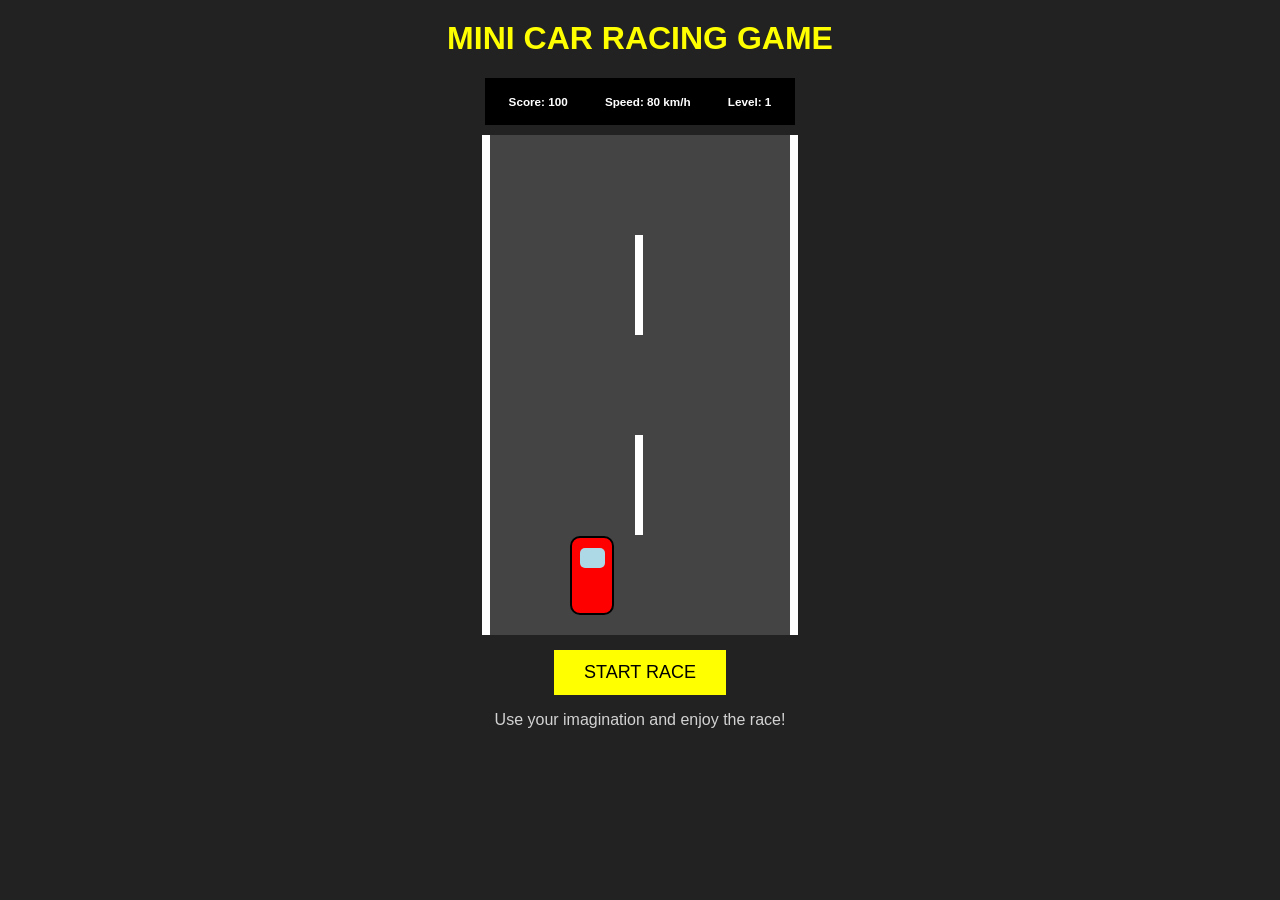
<file: Car Game/index.html>
<!DOCTYPE html>
<html>
<head>
    <title>Mini Car Racing Game</title>
    <link rel="stylesheet" href="style.css">
</head>
<body>

    <h1>MINI CAR RACING GAME</h1>

    <div class="game">

        <div class="score">
            <h3>Score: 100</h3>
            <h3>Speed: 80 km/h</h3>
            <h3>Level: 1</h3>
        </div>

        <div class="road">

            <div class="lines"></div>
            <div class="lines line2"></div>
            <div class="lines line3"></div>

            <div class="enemy enemy1">
                <div class="window"></div>
            </div>

            <div class="enemy enemy2">
                <div class="window"></div>
            </div>

            <div class="enemy enemy3">
                <div class="window"></div>
            </div>

            <div class="player">
                <div class="window"></div>
            </div>

        </div>

        <button class="start-btn"
        onclick="document.querySelector('.road').classList.toggle('running')">
            START RACE
        </button>

        <p>Use your imagination and enjoy the race!</p>

    </div>

</body>
</html>
</file>
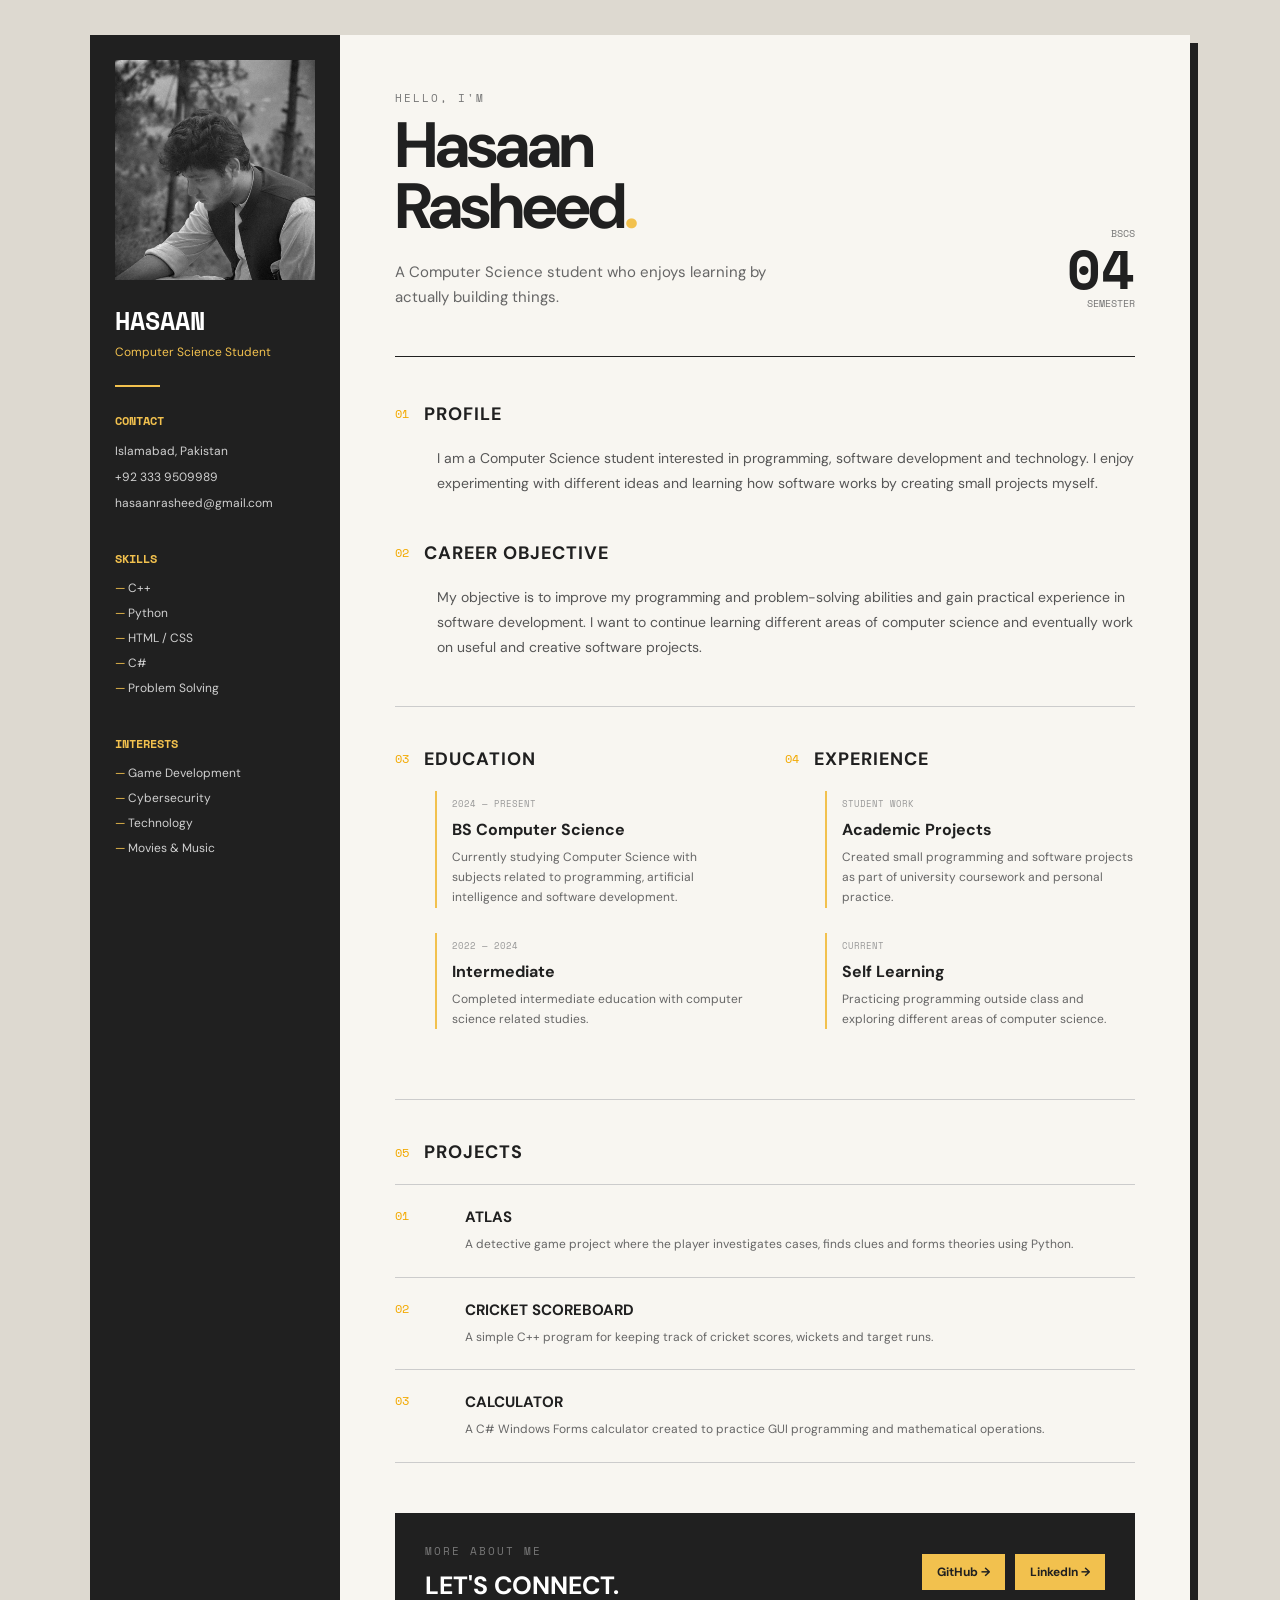
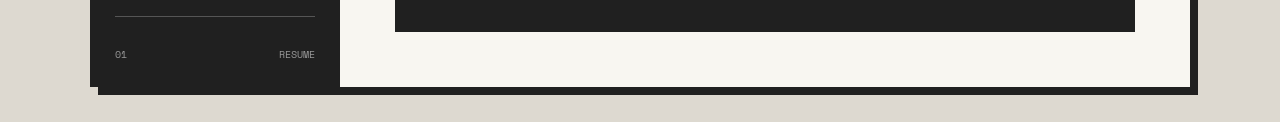
<file: Task 2A/index.html>
<!DOCTYPE html>
<html lang="en">

<head>
    <meta charset="UTF-8">
    <meta name="viewport" content="width=device-width, initial-scale=1.0">

    <title>Hasaan Rasheed | Resume</title>

    <link rel="stylesheet" href="style.css">

    <link rel="preconnect" href="https://fonts.googleapis.com">
    <link rel="preconnect" href="https://fonts.gstatic.com" crossorigin>

    <link href="https://fonts.googleapis.com/css2?family=DM+Sans:wght@400;500;700&family=Space+Mono&display=swap"
        rel="stylesheet">
</head>

<body>

    <div class="resume">


        <aside class="sidebar">

            <div class="photo-area"> 
                <img src="photo.jpeg" alt="photo.jpeg">
            </div>

            <div class="side-name">
                <h2>Hasaan</h2>
                <p>Computer Science Student</p>
            </div>

            <div class="side-line"></div>

            <div class="side-section">
                <h3>CONTACT</h3>

                <p>Islamabad, Pakistan</p>
                <p>+92 333 9509989</p>
                <p>hasaanrasheed@gmail.com</p>
            </div>

            <div class="side-section">
                <h3>SKILLS</h3>

                <ul>
                    <li>C++</li>
                    <li>Python</li>
                    <li>HTML / CSS</li>
                    <li>C#</li>
                    <li>Problem Solving</li>
                </ul>
            </div>

            <div class="side-section">
                <h3>INTERESTS</h3>

                <ul>
                    <li>Game Development</li>
                    <li>Cybersecurity</li>
                    <li>Technology</li>
                    <li>Movies & Music</li>
                </ul>
            </div>

            <div class="side-bottom">
                <span>01</span>
                <span>RESUME</span>
            </div>

        </aside>


        

        <main class="main-content">

            

            <section class="intro">

                <div>
                    <p class="small-heading">HELLO, I'M</p>

                    <h1>Hasaan<br>Rasheed<span>.</span></h1>

                    <p class="intro-text">
                        A Computer Science student who enjoys learning
                        by actually building things.
                    </p>
                </div>

                <div class="intro-number">
                    <p>BSCS</p>
                    <strong>04</strong>
                    <p>SEMESTER</p>
                </div>

            </section>


            

            <section class="content-section">

                <div class="section-label">
                    <span>01</span>
                    <h2>PROFILE</h2>
                </div>

                <div class="section-content">

                    <p>
                        I am a Computer Science student interested in
                        programming, software development and technology.
                        I enjoy experimenting with different ideas and
                        learning how software works by creating small
                        projects myself.
                    </p>

                </div>

            </section>


            

            <section class="content-section">

                <div class="section-label">
                    <span>02</span>
                    <h2>CAREER OBJECTIVE</h2>
                </div>

                <div class="section-content">

                    <p>
                        My objective is to improve my programming and
                        problem-solving abilities and gain practical
                        experience in software development. I want to
                        continue learning different areas of computer
                        science and eventually work on useful and
                        creative software projects.
                    </p>

                </div>

            </section>


            

            <section class="two-columns">

                <div class="content-section">

                    <div class="section-label">
                        <span>03</span>
                        <h2>EDUCATION</h2>
                    </div>

                    <div class="education-item">

                        <span class="year">2024 — PRESENT</span>

                        <h3>BS Computer Science</h3>

                        <p>
                            Currently studying Computer Science with
                            subjects related to programming, artificial
                            intelligence and software development.
                        </p>

                    </div>

                    <div class="education-item">

                        <span class="year">2022 — 2024</span>

                        <h3>Intermediate</h3>

                        <p>
                            Completed intermediate education with
                            computer science related studies.
                        </p>

                    </div>

                </div>


                <div class="content-section">

                    <div class="section-label">
                        <span>04</span>
                        <h2>EXPERIENCE</h2>
                    </div>

                    <div class="experience-item">

                        <span class="year">STUDENT WORK</span>

                        <h3>Academic Projects</h3>

                        <p>
                            Created small programming and software
                            projects as part of university coursework
                            and personal practice.
                        </p>

                    </div>

                    <div class="experience-item">

                        <span class="year">CURRENT</span>

                        <h3>Self Learning</h3>

                        <p>
                            Practicing programming outside class and
                            exploring different areas of computer science.
                        </p>

                    </div>

                </div>

            </section>


            

            <section class="content-section projects-section">

                <div class="section-label">
                    <span>05</span>
                    <h2>PROJECTS</h2>
                </div>

                <div class="project-list">

                    <div class="project">

                        <div class="project-number">
                            01
                        </div>

                        <div>
                            <h3>ATLAS</h3>

                            <p>
                                A detective game project where the player
                                investigates cases, finds clues and forms
                                theories using Python.
                            </p>
                        </div>

                    </div>


                    <div class="project">

                        <div class="project-number">
                            02
                        </div>

                        <div>
                            <h3>CRICKET SCOREBOARD</h3>

                            <p>
                                A simple C++ program for keeping track of
                                cricket scores, wickets and target runs.
                            </p>
                        </div>

                    </div>


                    <div class="project">

                        <div class="project-number">
                            03
                        </div>

                        <div>
                            <h3>CALCULATOR</h3>

                            <p>
                                A C# Windows Forms calculator created to
                                practice GUI programming and mathematical
                                operations.
                            </p>

                        </div>

                    </div>

                </div>

            </section>


            

            <section class="bottom-area">

                <div>
                    <p class="small-heading">MORE ABOUT ME</p>
                    <h2>LET'S CONNECT.</h2>
                </div>

                <div class="buttons">

                    <a href="https://github.com/z3nguard" class="button">
                        GitHub →
                    </a>

                    <a href="https://www.linkedin.com/in/hasaan-khan-42993133a/" class="button">
                        LinkedIn →
                    </a>

                </div>

            </section>


        </main>

    </div>

</body>

</html>
</file>
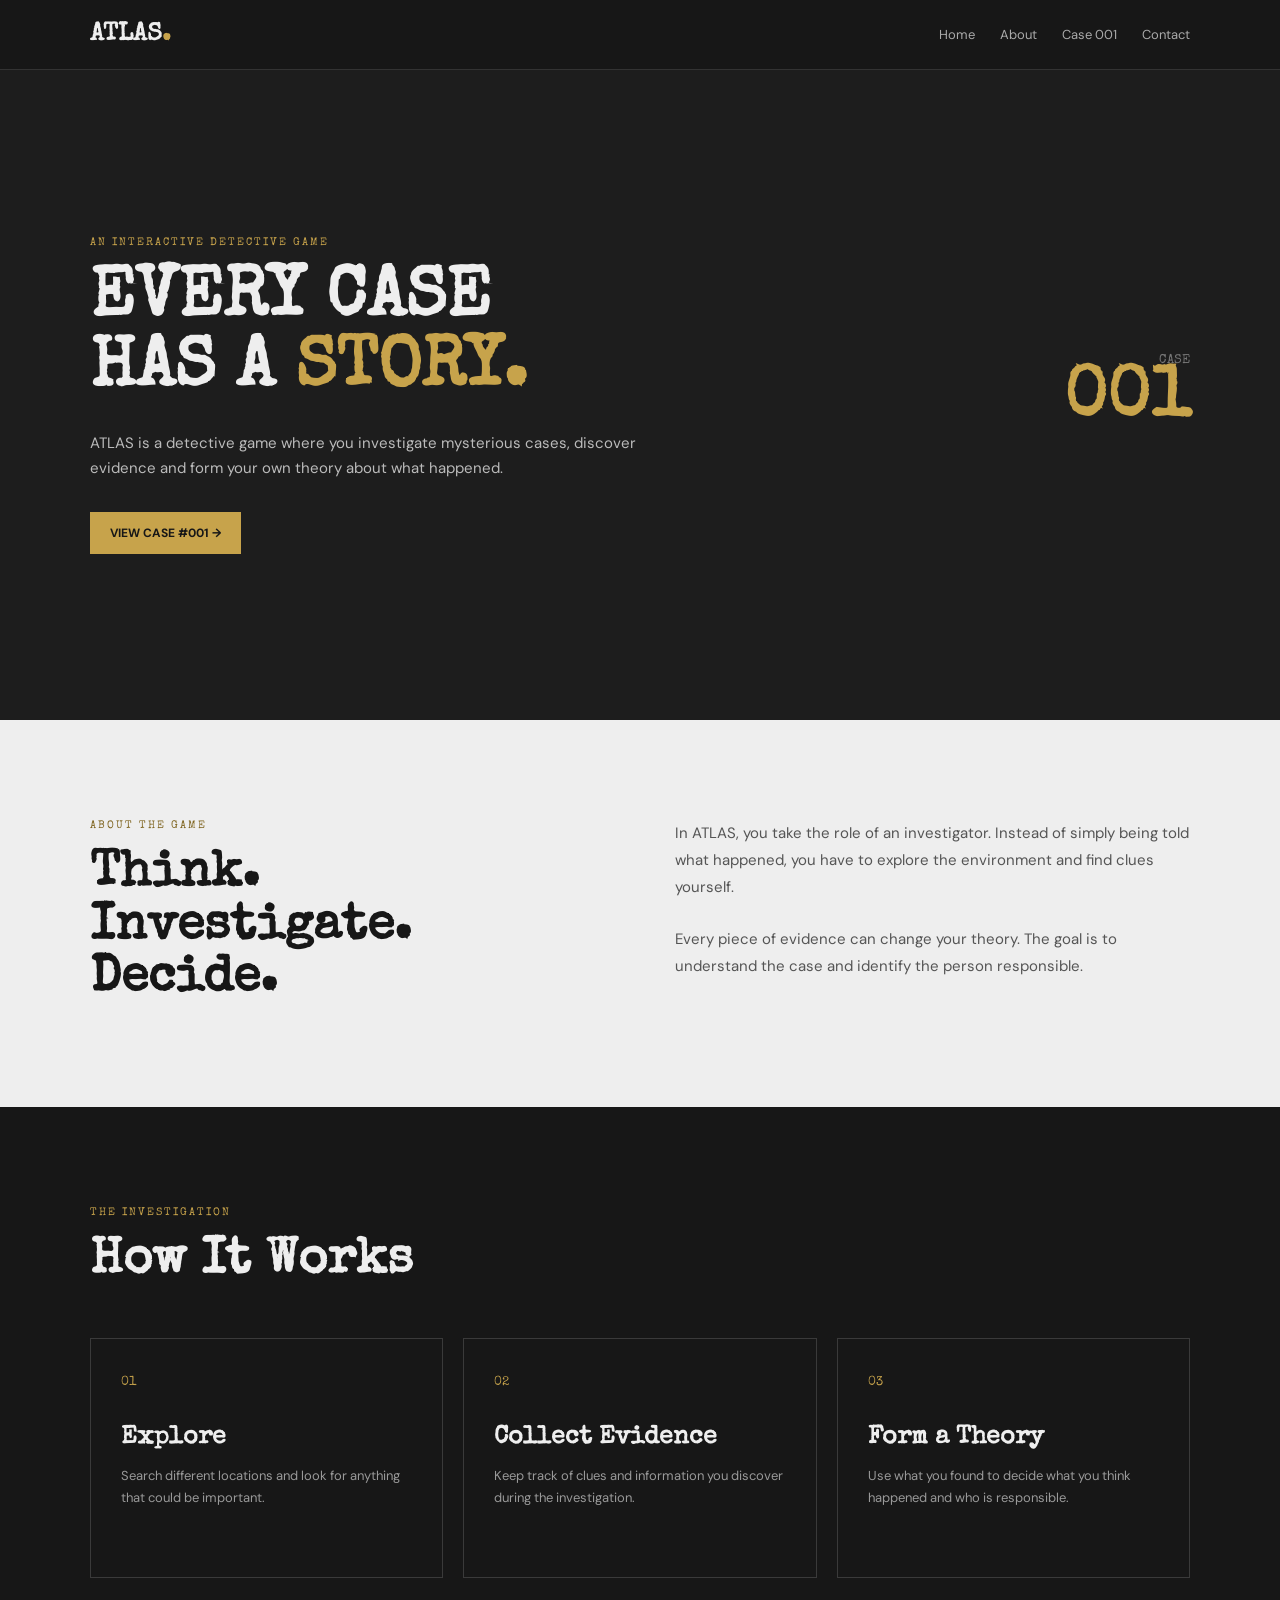
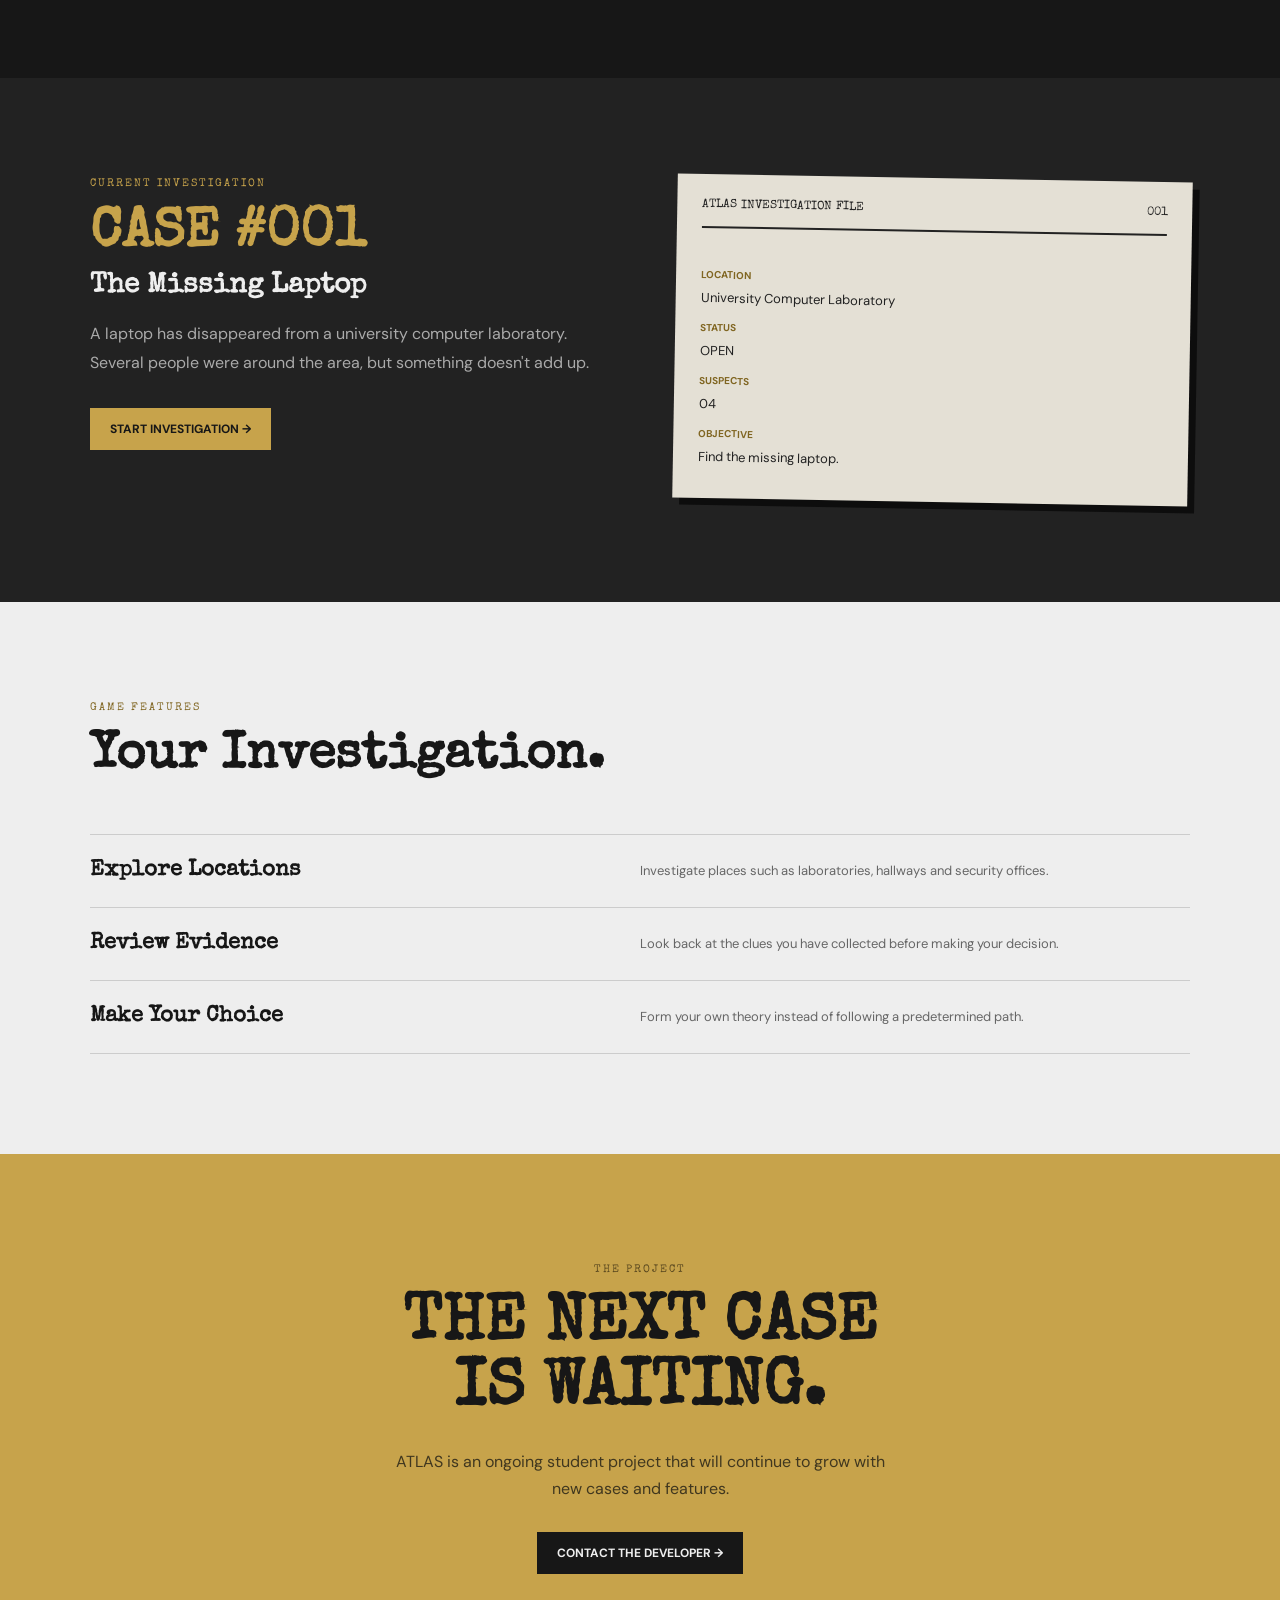
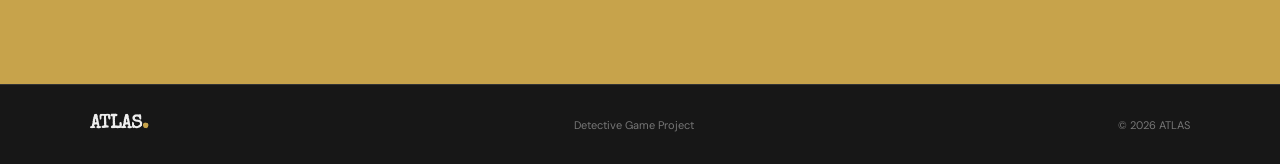
<file: Task 2B/index.html>
<!DOCTYPE html>

<html lang="en">

<head>
    <meta charset="UTF-8">
    <meta name="viewport" content="width=device-width, initial-scale=1.0">


<title>ATLAS | Detective Game</title>

<link rel="stylesheet" href="style.css">

<link rel="preconnect" href="https://fonts.googleapis.com">
<link rel="preconnect" href="https://fonts.gstatic.com" crossorigin>

<link href="https://fonts.googleapis.com/css2?family=DM+Sans:wght@400;500;700&family=Special+Elite&display=swap"
    rel="stylesheet">


</head>

<body>




<nav class="navbar">

    <h2>ATLAS<span>.</span></h2>

    <div class="nav-links">
        <a href="#home">Home</a>
        <a href="#about">About</a>
        <a href="#case">Case 001</a>
        <a href="#contact">Contact</a>
    </div>

</nav>




<section class="hero" id="home">

    <div class="hero-content">

        <p class="label">AN INTERACTIVE DETECTIVE GAME</p>

        <h1>
            EVERY CASE<br>
            HAS A <span>STORY.</span>
        </h1>

        <p class="hero-text">
            ATLAS is a detective game where you investigate
            mysterious cases, discover evidence and form your
            own theory about what happened.
        </p>

        <a href="#case" class="button">
            VIEW CASE #001 →
        </a>

    </div>

    <div class="case-number">
        CASE<br>
        <strong>001</strong>
    </div>

</section>




<section class="about" id="about">

    <div class="section-title">

        <p class="label">ABOUT THE GAME</p>

        <h2>Think.<br>Investigate.<br>Decide.</h2>

    </div>

    <div class="about-text">

        <p>
            In ATLAS, you take the role of an investigator.
            Instead of simply being told what happened, you
            have to explore the environment and find clues
            yourself.
        </p>

        <p>
            Every piece of evidence can change your theory.
            The goal is to understand the case and identify
            the person responsible.
        </p>

    </div>

</section>




<section class="how-it-works">

    <div class="section-heading">

        <p class="label">THE INVESTIGATION</p>

        <h2>How It Works</h2>

    </div>


    <div class="steps">

        <div class="step">

            <span>01</span>

            <h3>Explore</h3>

            <p>
                Search different locations and look for
                anything that could be important.
            </p>

        </div>


        <div class="step">

            <span>02</span>

            <h3>Collect Evidence</h3>

            <p>
                Keep track of clues and information you
                discover during the investigation.
            </p>

        </div>


        <div class="step">

            <span>03</span>

            <h3>Form a Theory</h3>

            <p>
                Use what you found to decide what you think
                happened and who is responsible.
            </p>

        </div>

    </div>

</section>




<section class="case-section" id="case">

    <div class="case-info">

        <p class="label">CURRENT INVESTIGATION</p>

        <h2>CASE #001</h2>

        <h3>The Missing Laptop</h3>

        <p>
            A laptop has disappeared from a university
            computer laboratory. Several people were around
            the area, but something doesn't add up.
        </p>

        <a href="#contact" class="button">
            START INVESTIGATION →
        </a>

    </div>


    <div class="case-file">

        <div class="file-top">
            ATLAS INVESTIGATION FILE
            <span>001</span>
        </div>

        <div class="file-content">

            <p><strong>LOCATION</strong></p>
            <p>University Computer Laboratory</p>

            <p><strong>STATUS</strong></p>
            <p>OPEN</p>

            <p><strong>SUSPECTS</strong></p>
            <p>04</p>

            <p><strong>OBJECTIVE</strong></p>
            <p>Find the missing laptop.</p>

        </div>

    </div>

</section>




<section class="features">

    <div class="section-heading">

        <p class="label">GAME FEATURES</p>

        <h2>Your Investigation.</h2>

    </div>


    <div class="feature-list">

        <div class="feature">

            <h3>Explore Locations</h3>

            <p>
                Investigate places such as laboratories,
                hallways and security offices.
            </p>

        </div>


        <div class="feature">

            <h3>Review Evidence</h3>

            <p>
                Look back at the clues you have collected
                before making your decision.
            </p>

        </div>


        <div class="feature">

            <h3>Make Your Choice</h3>

            <p>
                Form your own theory instead of following
                a predetermined path.
            </p>

        </div>

    </div>

</section>



<section class="contact" id="contact">

    <p class="label">THE PROJECT</p>

    <h2>THE NEXT CASE<br>IS WAITING.</h2>

    <p>
        ATLAS is an ongoing student project that will
        continue to grow with new cases and features.
    </p>

    <a href="mailto:atlas.game@example.com" class="button">
        CONTACT THE DEVELOPER →
    </a>

</section>




<footer>

    <h3>ATLAS<span>.</span></h3>

    <p>Detective Game Project</p>

    <p>© 2026 ATLAS</p>

</footer>


</body>

</html>
</file>
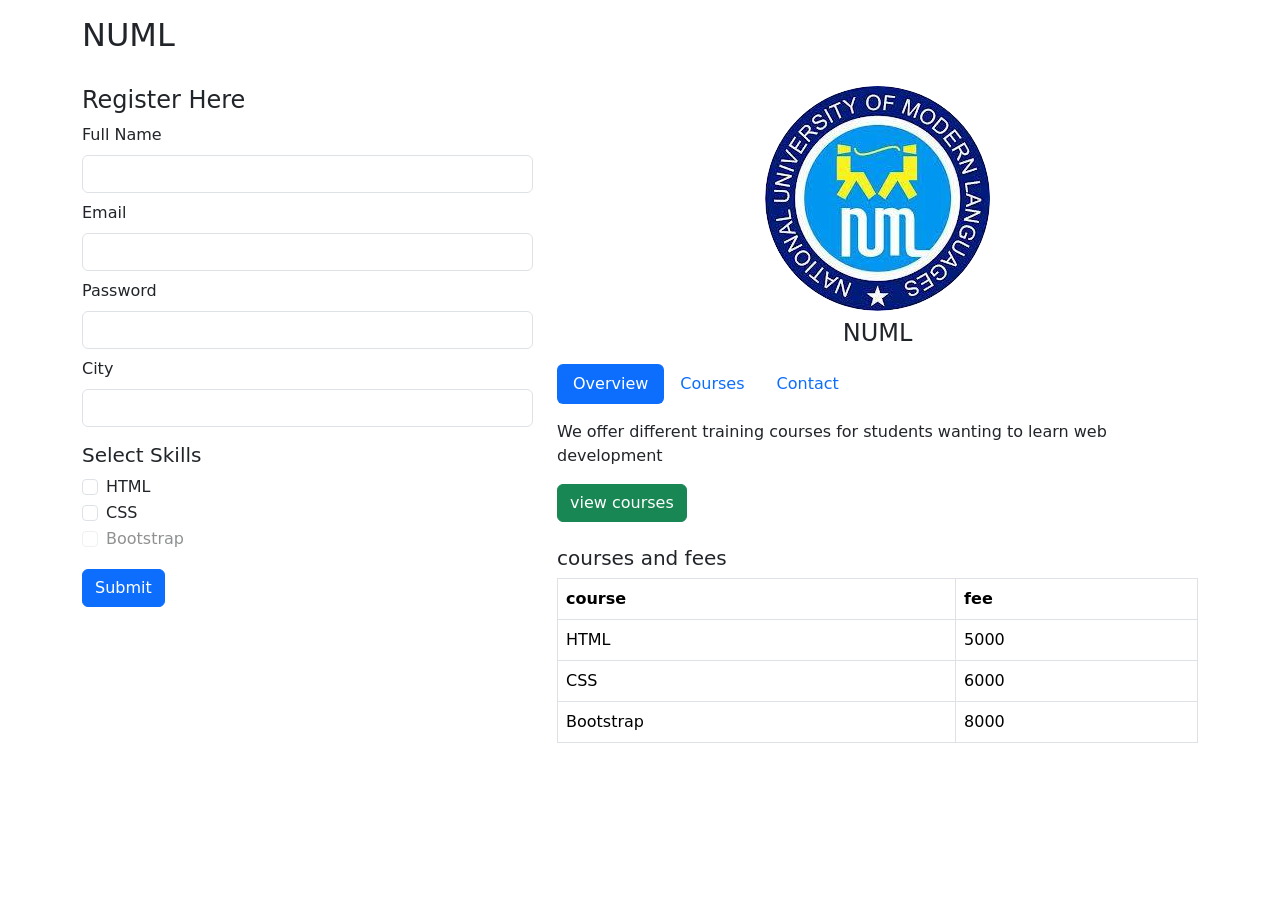
<file: Task 4/Task2.html>
<!DOCTYPE html>
<html lang="en">

<head>
    <meta charset="UTF-8">
    <meta name="viewport" content="width=device-width, initial-scale=1.0">
    <title>NUML Training Institute</title>

    <link href="https://cdn.jsdelivr.net/npm/bootstrap@5.3.8/dist/css/bootstrap.min.css" rel="stylesheet">
</head>

<body>

    <div class="container">

        <h2 class="mt-3">NUML</h2>

        <div class="row">

            <div class="col-lg-5">

                <h4 class="mt-4">Register Here</h4>

                <form>

                    <label class="form-label">Full Name</label>
                    <input type="text" class="form-control mb-2">

                    <label class="form-label">Email</label>
                    <input type="email" class="form-control mb-2">

                    <label class="form-label">Password</label>
                    <input type="password" class="form-control mb-2">

                    <label class="form-label">City</label>
                    <input type="text" class="form-control">

                    <h5 class="mt-3">Select Skills</h5>

                    <div class="form-check">
                        <input class="form-check-input" type="checkbox">
                        <label class="form-check-label">HTML</label>
                    </div>

                    <div class="form-check">
                        <input class="form-check-input" type="checkbox">
                        <label class="form-check-label">CSS</label>
                    </div>

                    <div class="form-check">
                        <input class="form-check-input" type="checkbox" disabled>
                        <label class="form-check-label">Bootstrap</label>
                    </div>

                    <button class="btn btn-primary mt-3">
                        Submit
                    </button>

                </form>

            </div>


            <div class="col-lg-7">

                <div class="text-center mt-4">

                    <img src="image.jpg" class="rounded-circle img-fluid" alt="Institute">

                    <h4 class="mt-2">NUML</h4>

                </div>

                <ul class="nav nav-pills mt-3">

                    <li class="nav-item">
                        <a class="nav-link active" href="#">Overview</a>
                    </li>

                    <li class="nav-item">
                        <a class="nav-link" href="#">Courses</a>
                    </li>

                    <li class="nav-item">
                        <a class="nav-link" href="#">Contact</a>
                    </li>

                </ul>

                <p class="mt-3">
                    We offer different training courses for students
                    wanting to learn web development
                </p>

                <button class="btn btn-success">
                    view courses
                </button>

                <h5 class="mt-4">courses and fees</h5>

                <table class="table table-bordered">

                    <tr>
                        <th>course</th>
                        <th>fee</th>
                    </tr>

                    <tr>
                        <td>HTML</td>
                        <td>5000</td>
                    </tr>

                    <tr>
                        <td>CSS</td>
                        <td>6000</td>
                    </tr>

                    <tr>
                        <td>Bootstrap</td>
                        <td>8000</td>
                    </tr>

                </table>

            </div>

        </div>

    </div>

</body>

</html>
</file>
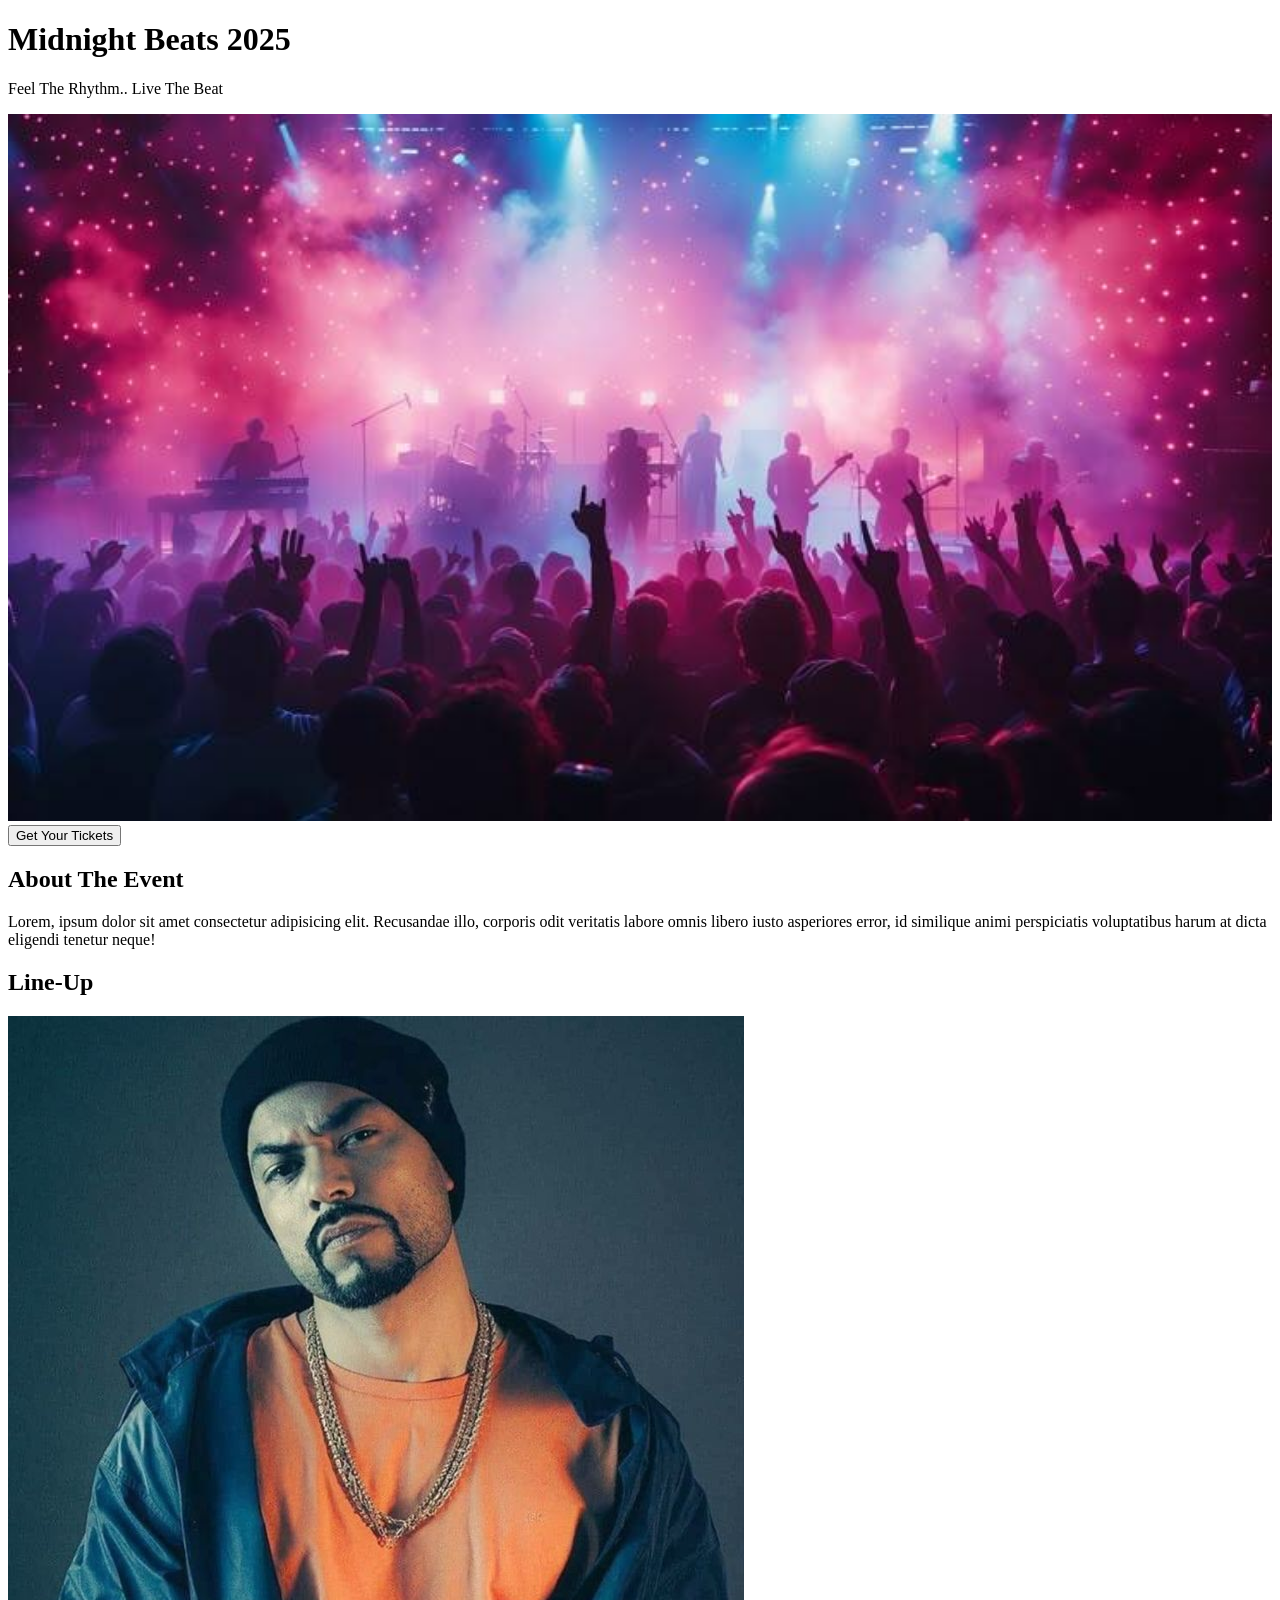
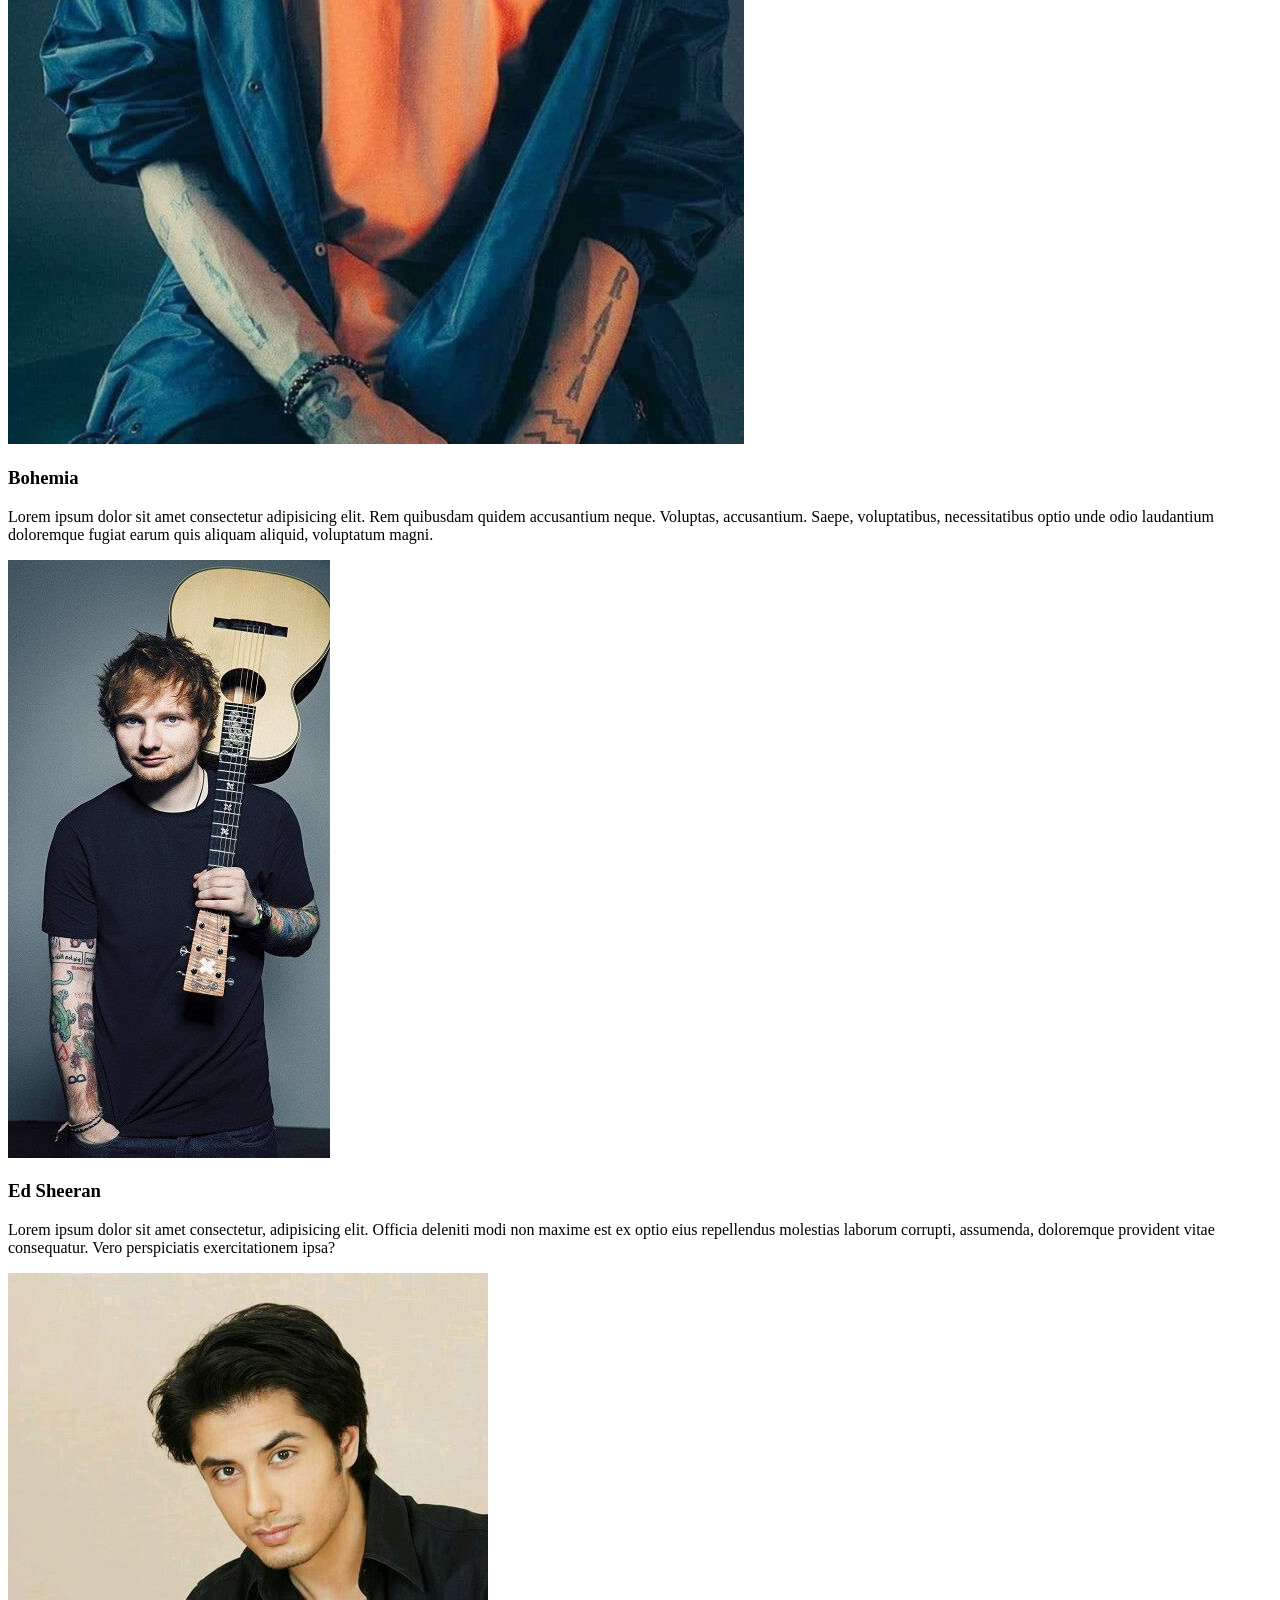
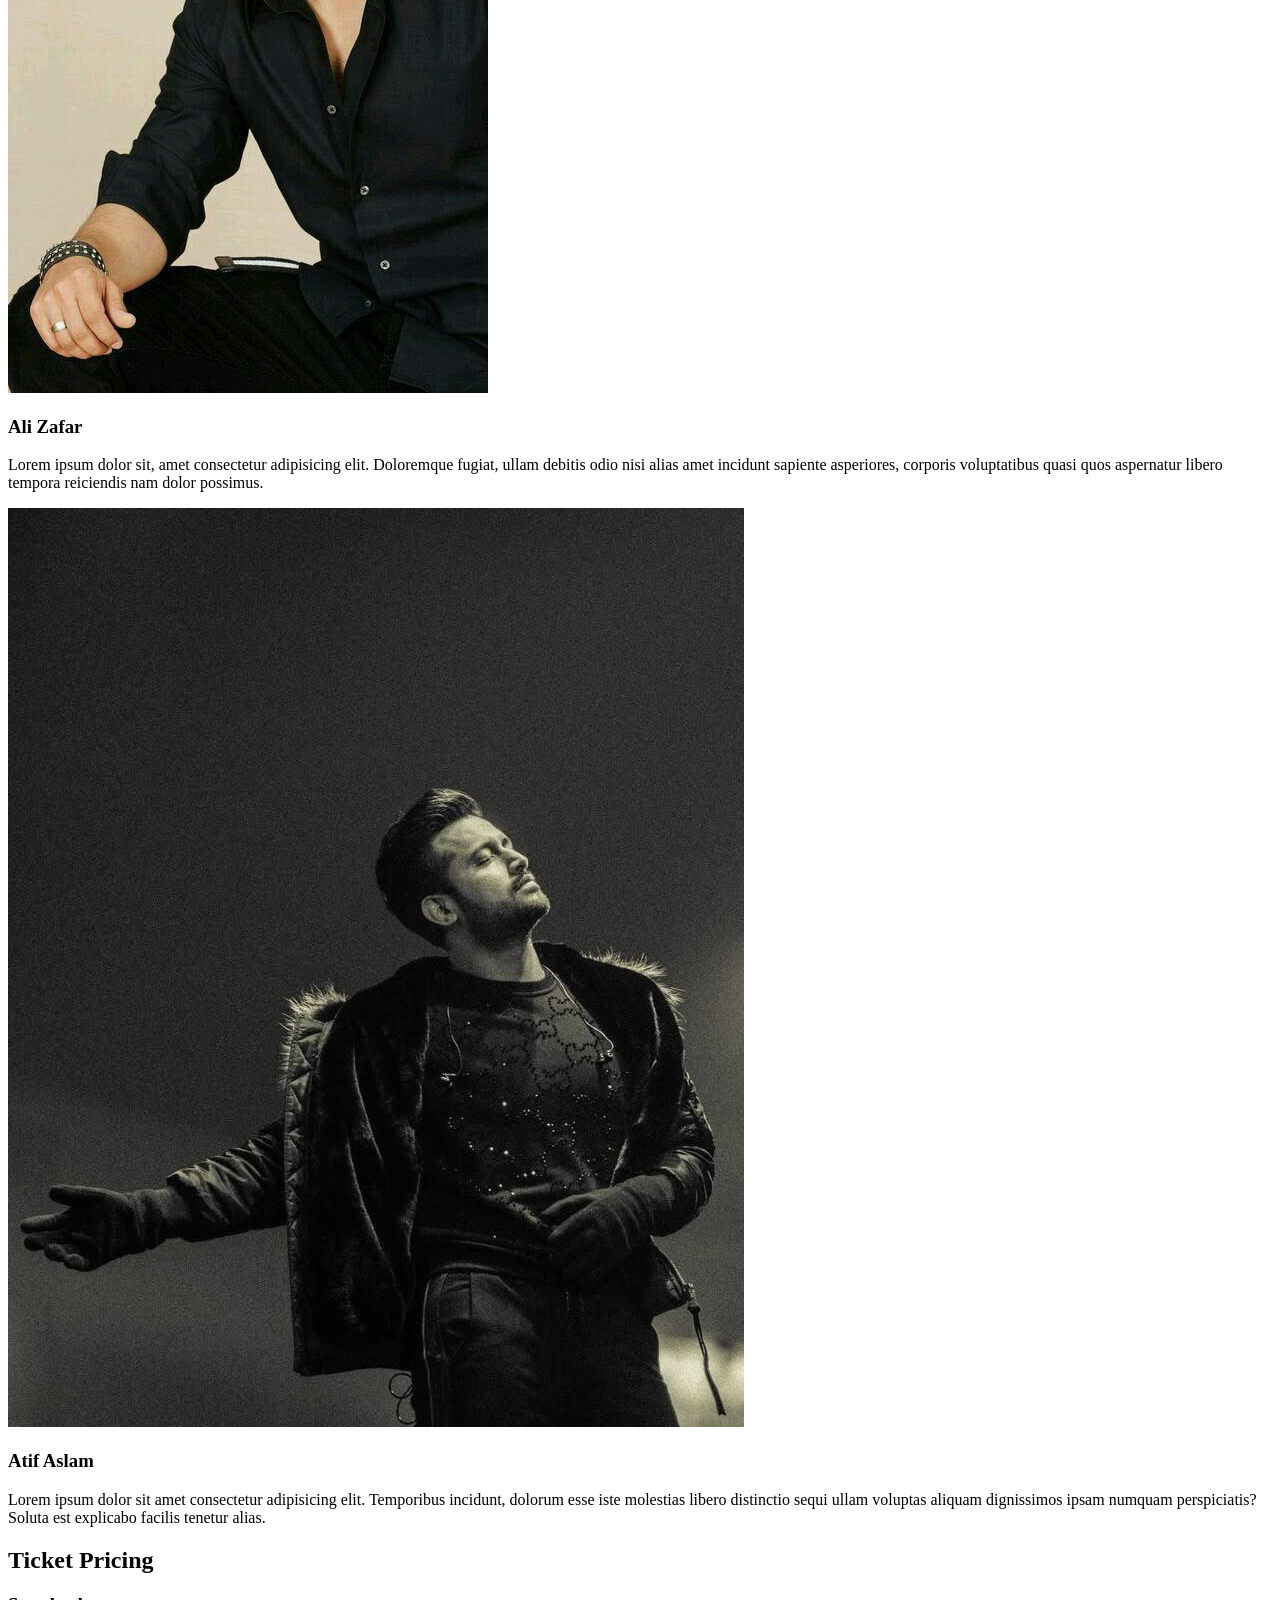
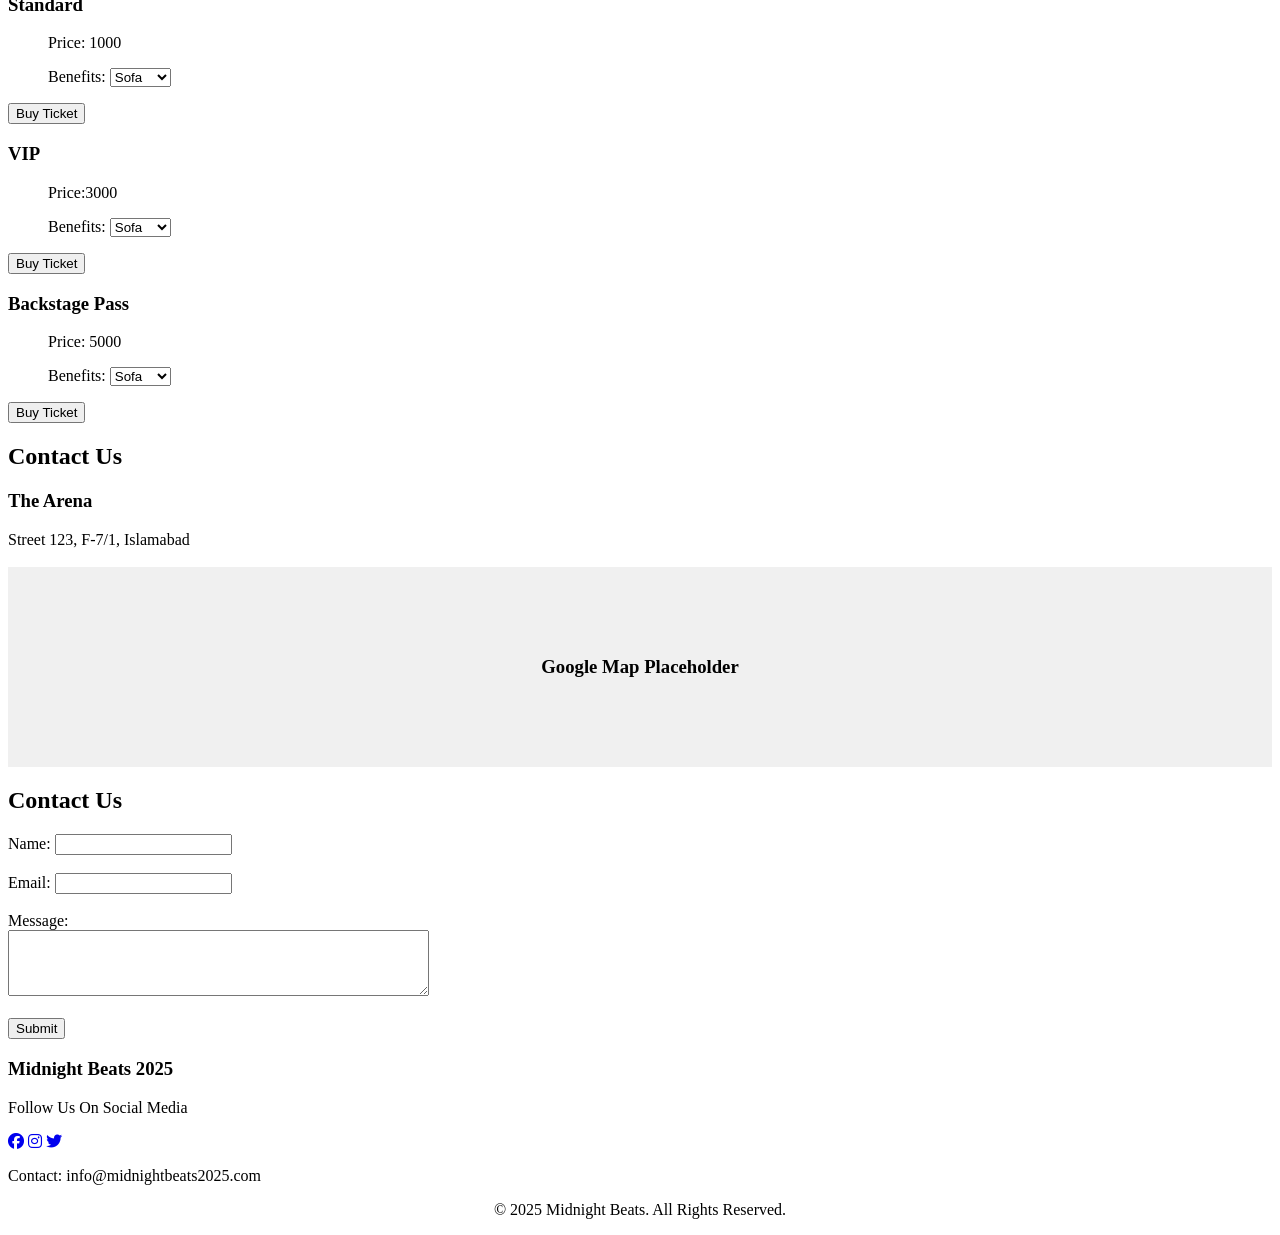
<file: Task 1/Hasaan/Task1.html>
<!DOCTYPE html>
<html lang="en">

<head>
    <meta charset="UTF-8">
    <meta name="viewport" content="width=device-width, initial-scale=1.0">
    <link rel="stylesheet" href="https://cdnjs.cloudflare.com/ajax/libs/font-awesome/6.5.1/css/all.min.css">
    <title>Midnight Beats</title>
</head>

<body>
    <h1>Midnight Beats 2025</h1>
    <p>Feel The Rhythm.. Live The Beat</p>
    <img src="assets/Background.jpg" width="100%" height="100%" alt="">
    <button>Get Your Tickets</button>
    <h2>About The Event</h2>
    <p>Lorem, ipsum dolor sit amet consectetur adipisicing elit. Recusandae illo, corporis odit veritatis labore omnis
        libero iusto asperiores error, id similique animi perspiciatis voluptatibus harum at dicta eligendi tenetur
        neque!</p>
    <h2>Line-Up</h2>
    <img src="assets/Bohemia.jpg" alt="">
    <h3>Bohemia</h3>
    <p>Lorem ipsum dolor sit amet consectetur adipisicing elit. Rem quibusdam quidem accusantium neque. Voluptas,
        accusantium. Saepe, voluptatibus, necessitatibus optio unde odio laudantium doloremque fugiat earum quis aliquam
        aliquid, voluptatum magni.</p>
    <img src="assets/Ed Sheeran.jpg" alt="">
    <h3>Ed Sheeran</h3>
    <p>Lorem ipsum dolor sit amet consectetur, adipisicing elit. Officia deleniti modi non maxime est ex optio eius
        repellendus molestias laborum corrupti, assumenda, doloremque provident vitae consequatur. Vero perspiciatis
        exercitationem ipsa?</p>
    <img src="assets/Ali Zafar.jpg" alt="">
    <h3>Ali Zafar</h3>
    <p>Lorem ipsum dolor sit, amet consectetur adipisicing elit. Doloremque fugiat, ullam debitis odio nisi alias amet
        incidunt sapiente asperiores, corporis voluptatibus quasi quos aspernatur libero tempora reiciendis nam dolor
        possimus.</p>
    <img src="assets/Atif Aslam.jpg" alt="">
    <h3>Atif Aslam</h3>
    <p>Lorem ipsum dolor sit amet consectetur adipisicing elit. Temporibus incidunt, dolorum esse iste molestias libero
        distinctio sequi ullam voluptas aliquam dignissimos ipsam numquam perspiciatis? Soluta est explicabo facilis
        tenetur alias.</p>
    <h2>Ticket Pricing</h2>
    <h3>Standard</h3>
    <ul>Price: 1000</ul>
    <ul>Benefits: <select>
            <option>Sofa</option>
            <option>Chairs</option>
            <option>Stool</option>
        </select></ul>
    <button>Buy Ticket</button>

    <h3>VIP</h3>
    <ul>Price:3000</ul>
    <ul>Benefits: <select>
            <option>Sofa</option>
            <option>Chairs</option>
            <option>Stool</option>
        </select></ul>
    <button>Buy Ticket</button>

    <h3>Backstage Pass</h3>
    <ul>Price: 5000</ul>
    <ul>Benefits: <select>
            <option>Sofa</option>
            <option>Chairs</option>
            <option>Stool</option>
        </select></ul>
    <button>Buy Ticket</button>

    <h2>Contact Us</h2>
    <div>
        <h3>The Arena</h3>
        <p>
            Street 123, F-7/1, Islamabad
        </p>
        <div style="width:100%;height:200px;background-color:#f0f0f0;text-align:center;line-height:200px;">
            <h3>Google Map Placeholder</h3>

        </div>

        <h2>Contact Us</h2>
        <form>
            <label for="name">Name:</label>
            <input type="text" id="name" name="name" required><br><br>

            <label for="email">Email:</label>
            <input type="email" id="email" name="email" required><br><br>

            <label for="message">Message:</label><br>
            <textarea id="message" name="message" rows="4" cols="50" required></textarea><br><br>

            <button type="submit">Submit</button>
        </form>

        <footer>
            <h3>Midnight Beats 2025</h3>
            <p>Follow Us On Social Media</p>

            <a href="#"><i class="fab fa-facebook"></i></a>
            <a href="#"><i class="fab fa-instagram"></i></a> 
            <a href="#"><i class="fab fa-twitter"></i></a>


            <p>Contact: info@midnightbeats2025.com</p>
            <p style="text-align:center;">&copy; 2025 Midnight Beats. All Rights Reserved.</p>


        </footer>



</body>

</html>
</file>
<file: Car Game/style.css>
body {
    background-color: #222;
    color: white;
    text-align: center;
    font-family: Arial;
}

h1 {
    color: yellow;
    margin-top: 20px;
}

.game {
    width: 100%;
}

.score {
    background-color: black;
    width: 300px;
    margin: auto;
    padding: 5px;
    display: flex;
    justify-content: space-around;
    font-size: 10px;
}

.road {
    width: 300px;
    height: 500px;
    background-color: #444;
    margin: auto;
    margin-top: 10px;
    border-left: 8px solid white;
    border-right: 8px solid white;
    position: relative;
    overflow: hidden;
}

.lines {
    width: 8px;
    height: 100px;
    background-color: white;
    position: absolute;
    left: 145px;
    top: -100px;
}

.line2 {
    left: 145px;
    top: 100px;
}

.line3 {
    left: 145px;
    top: 300px;
}

.player {
    width: 40px;
    height: 75px;
    background-color: red;
    position: absolute;
    bottom: 20px;
    left: 80px;
    border-radius: 10px;
    border: 2px solid black;
}

.window {
    width: 25px;
    height: 20px;
    background-color: lightblue;
    margin: 10px auto;
    border-radius: 5px;
}

.enemy {
    width: 40px;
    height: 75px;
    background-color: blue;
    position: absolute;
    top: -100px;
    border-radius: 10px;
    border: 2px solid black;
}

.enemy1 {
    left: 190px;
}

.enemy2 {
    left: 30px;
}

.enemy3 {
    left: 110px;
}

.start-btn {
    background-color: yellow;
    color: black;
    padding: 12px 30px;
    border: none;
    font-size: 18px;
    margin-top: 15px;
    cursor: pointer;
    transition: 0.3s;
}

.start-btn:hover {
    background-color: orange;
    transform: scale(1.1);
}

p {
    color: lightgray;
}

@keyframes enemyMove {
    0% {
        top: -100px;
    }
    100% {
        top: 550px;
    }
}

@keyframes roadMove {
    0% {
        transform: translateY(-200px);
    }
    100% {
        transform: translateY(400px);
    }
}

.running .enemy1 {
    animation: enemyMove 3s linear infinite;
}

.running .enemy2 {
    animation: enemyMove 4s linear infinite;
    animation-delay: 1s;
}

.running .enemy3 {
    animation: enemyMove 3.5s linear infinite;
    animation-delay: 1.5s;
}

.running .lines {
    animation: roadMove 1s linear infinite;
}

@media (max-width: 480px) {
    h1 {
        font-size: 22px;
    }

    .road {
        width: 270px;
        height: 450px;
    }

    .score {
        width: 270px;
    }

    .player {
        left: 70px;
    }

    .enemy1 {
        left: 170px;
    }

    .enemy2 {
        left: 25px;
    }

    .enemy3 {
        left: 110px;
    }
}
</file>
<file: Task 2A/style.css>
* {
    margin: 0;
    padding: 0;
    box-sizing: border-box;
}

html {
    scroll-behavior: smooth;
}

body {
    background-color: #ddd9d0;
    font-family: "DM Sans", sans-serif;
    color: #202020;
    padding: 35px;
}




.resume {
    max-width: 1100px;
    margin: auto;
    display: grid;
    grid-template-columns: 250px 1fr;
    background-color: #f8f6f1;
    box-shadow: 8px 8px 0px #202020;
}




.sidebar {
    background-color: #202020;
    color: white;
    padding: 25px;
    min-height: 100%;
    display: flex;
    flex-direction: column;
}




.photo-area {
    width: 100%;
    height: 220px;
    overflow: hidden;
    margin-bottom: 22px;
}

.photo-area img {
    width: 100%;
    height: 100%;
    object-fit: cover;
}




.side-name h2 {
    font-family: "Space Mono", monospace;
    font-size: 25px;
    text-transform: uppercase;
}

.side-name p {
    color: #f2c14e;
    font-size: 12px;
    margin-top: 5px;
}

.side-line {
    height: 2px;
    width: 45px;
    background-color: #f2c14e;
    margin: 25px 0;
}




.side-section {
    margin-bottom: 30px;
}

.side-section h3 {
    font-family: "Space Mono", monospace;
    font-size: 12px;
    color: #f2c14e;
    margin-bottom: 13px;
}

.side-section p {
    color: #d0d0d0;
    font-size: 12px;
    margin-bottom: 8px;
    line-height: 1.5;
}

.side-section ul {
    list-style: none;
}

.side-section li {
    color: #d0d0d0;
    font-size: 12px;
    margin-bottom: 9px;
}

.side-section li::before {
    content: "— ";
    color: #f2c14e;
}




.side-bottom {
    margin-top: auto;
    padding-top: 30px;
    border-top: 1px solid #555;
    display: flex;
    justify-content: space-between;
    font-family: "Space Mono", monospace;
    font-size: 10px;
    color: #999;
}




.main-content {
    padding: 55px;
}




.intro {
    display: flex;
    justify-content: space-between;
    align-items: flex-end;
    border-bottom: 1px solid #202020;
    padding-bottom: 45px;
    margin-bottom: 45px;
}

.small-heading {
    font-family: "Space Mono", monospace;
    font-size: 11px;
    color: #777;
    letter-spacing: 2px;
    margin-bottom: 10px;
}

.intro h1 {
    font-size: 64px;
    line-height: 0.95;
    letter-spacing: -3px;
}

.intro h1 span {
    color: #f2c14e;
}

.intro-text {
    max-width: 420px;
    margin-top: 22px;
    font-size: 15px;
    line-height: 1.7;
    color: #666;
}

.intro-number {
    text-align: right;
    font-family: "Space Mono", monospace;
}

.intro-number strong {
    font-size: 55px;
    line-height: 1;
}

.intro-number p {
    font-size: 10px;
    color: #777;
}




.content-section {
    margin-bottom: 45px;
}

.section-label {
    display: flex;
    align-items: center;
    gap: 15px;
    margin-bottom: 20px;
}

.section-label span {
    font-family: "Space Mono", monospace;
    font-size: 12px;
    color: #f2a900;
}

.section-label h2 {
    font-size: 18px;
    letter-spacing: 1px;
}

.section-content {
    padding-left: 42px;
}

.section-content p {
    font-size: 14px;
    line-height: 1.8;
    color: #555;
    max-width: 700px;
}




.two-columns {
    display: grid;
    grid-template-columns: 1fr 1fr;
    gap: 40px;
    border-top: 1px solid #ccc;
    padding-top: 40px;
}

.education-item,
.experience-item {
    margin-left: 40px;
    margin-bottom: 25px;
    padding-left: 15px;
    border-left: 2px solid #f2c14e;
}

.year {
    font-family: "Space Mono", monospace;
    font-size: 9px;
    color: #999;
}

.education-item h3,
.experience-item h3 {
    font-size: 16px;
    margin: 7px 0;
}

.education-item p,
.experience-item p {
    font-size: 12px;
    line-height: 1.7;
    color: #666;
}




.projects-section {
    border-top: 1px solid #ccc;
    padding-top: 40px;
}

.project-list {
    border-top: 1px solid #ccc;
}

.project {
    display: grid;
    grid-template-columns: 55px 1fr;
    gap: 15px;
    padding: 22px 0;
    border-bottom: 1px solid #ccc;
    transition: 0.3s;
}

.project-number {
    font-family: "Space Mono", monospace;
    color: #f2a900;
    font-size: 12px;
}

.project h3 {
    font-size: 15px;
    margin-bottom: 7px;
}

.project p {
    color: #666;
    font-size: 12px;
    line-height: 1.7;
}




.project:hover {
    padding-left: 10px;
    background-color: #f0eee8;
}



.bottom-area {
    margin-top: 50px;
    padding: 30px;
    background-color: #202020;
    color: white;

    display: flex;
    justify-content: space-between;
    align-items: center;
}

.bottom-area h2 {
    font-size: 25px;
}

.buttons {
    display: flex;
    gap: 10px;
}

.button {
    text-decoration: none;
    color: #202020;
    background-color: #f2c14e;
    padding: 10px 15px;
    font-size: 12px;
    font-weight: bold;
    transition: 0.3s;
}

.button:hover {
    background-color: white;
    transform: translateY(-3px);
}




@media (max-width: 850px) {

    body {
        padding: 15px;
    }

    .resume {
        grid-template-columns: 200px 1fr;
    }

    .main-content {
        padding: 35px;
    }

    .intro h1 {
        font-size: 48px;
    }

    .intro-number {
        display: none;
    }

    .two-columns {
        grid-template-columns: 1fr;
        gap: 10px;
    }
}


/* MOBILE */

@media (max-width: 650px) {

    body {
        padding: 0;
    }

    .resume {
        display: block;
        box-shadow: none;
    }

    .sidebar {
        min-height: auto;
        padding: 25px;
    }

    .photo-area {
        width: 150px;
        height: 170px;
    }

    .side-bottom {
        margin-top: 20px;
    }

    .main-content {
        padding: 30px 22px;
    }

    .intro {
        display: block;
        padding-bottom: 30px;
        margin-bottom: 35px;
    }

    .intro h1 {
        font-size: 45px;
    }

    .intro-text {
        font-size: 13px;
    }

    .section-content {
        padding-left: 0;
    }

    .two-columns {
        display: block;
    }

    .two-columns .content-section {
        margin-bottom: 40px;
    }

    .bottom-area {
        display: block;
    }

    .buttons {
        margin-top: 20px;
    }

    .button {
        display: inline-block;
    }
}
</file>
<file: Task 2B/style.css>
* {
  margin: 0;
  padding: 0;
  box-sizing: border-box;
  }

html {
scroll-behavior: smooth;
}

body {
background-color: #171717;
color: #eeeeee;
font-family: "DM Sans", sans-serif;
}

/* NAVIGATION */

.navbar {
background-color: #171717;


height: 70px;
padding: 0 7%;

display: flex;
align-items: center;
justify-content: space-between;

position: sticky;
top: 0;
z-index: 10;

border-bottom: 1px solid #333333;


}

.navbar h2 {
font-family: "Special Elite", cursive;
font-size: 25px;
}

.navbar h2 span,
.hero h1 span,
footer span {
color: #c7a34b;
}

.nav-links {
display: flex;
gap: 25px;
}

.nav-links a {
color: #aaaaaa;
text-decoration: none;
font-size: 13px;


transition: 0.3s;


}

.nav-links a:hover {
color: #c7a34b;
}


.hero {
min-height: 650px;


padding: 80px 7%;

display: flex;
align-items: center;
justify-content: space-between;

background-color: #1d1d1d;

background-image:
    linear-gradient(rgba(29, 29, 29, 0.75),
    rgba(29, 29, 29, 0.9)),
    url("https://images.unsplash.com/photo-1505664194779-8beaceb93744?auto=format&fit=crop&w=1600&q=80");

background-size: cover;
background-position: center;


}

.hero-content {
max-width: 700px;
}

.label {
color: #c7a34b;


font-family: "Special Elite", cursive;

font-size: 11px;
letter-spacing: 2px;

margin-bottom: 18px;


}

.hero h1 {
font-family: "Special Elite", cursive;


font-size: 70px;
line-height: 1;

margin-bottom: 25px;


}

.hero-text {
max-width: 550px;

color: #bbbbbb;

font-size: 15px;
line-height: 1.7;

margin-bottom: 30px;


}



.button {
display: inline-block;


background-color: #c7a34b;
color: #171717;

padding: 13px 20px;

text-decoration: none;

font-size: 12px;
font-weight: bold;

transition: 0.3s;


}

.button:hover {
background-color: #eeeeee;
transform: translateY(-3px);
}

.case-number {
color: #777777;

font-family: "Special Elite", cursive;

text-align: right;

font-size: 13px;


}

.case-number strong {
color: #c7a34b;
font-size: 70px;
}



.about {
padding: 100px 7%;


display: grid;
grid-template-columns: 1fr 1fr;

gap: 70px;

background-color: #eeeeee;
color: #171717;


}

.section-title h2,
.section-heading h2 {
font-family: "Special Elite", cursive;


font-size: 50px;
line-height: 1.05;


}

.about .label {
color: #806622;
}

.about-text {
max-width: 550px;
}

.about-text p {
color: #555555;


font-size: 15px;
line-height: 1.8;

margin-bottom: 25px;


}



.how-it-works {
padding: 100px 7%;
}

.section-heading {
margin-bottom: 50px;
}

.steps {
display: grid;


grid-template-columns: repeat(3, 1fr);

gap: 20px;


}

.step {
border: 1px solid #3a3a3a;


padding: 30px;

min-height: 240px;

transition: 0.3s;


}

.step:hover {
border-color: #c7a34b;
transform: translateY(-5px);
}

.step span {
color: #c7a34b;


font-family: "Special Elite", cursive;

font-size: 13px;


}

.step h3 {
margin: 35px 0 15px;


font-family: "Special Elite", cursive;

font-size: 25px;


}

.step p {
color: #999999;


font-size: 13px;
line-height: 1.7;


}



.case-section {
padding: 100px 7%;

display: grid;

grid-template-columns: 1fr 1fr;

gap: 70px;

background-color: #222222;


}

.case-info h2 {
font-family: "Special Elite", cursive;


color: #c7a34b;

font-size: 55px;


}

.case-info h3 {
font-family: "Special Elite", cursive;


font-size: 28px;

margin: 10px 0 20px;


}

.case-info > p:not(.label) {
max-width: 500px;


color: #aaaaaa;

line-height: 1.8;

margin-bottom: 30px;


}



.case-file {
background-color: #e4e0d5;
color: #222222;


padding: 25px;

transform: rotate(1deg);

box-shadow: 7px 7px 0 #0d0d0d;


}

.file-top {
padding-bottom: 15px;


border-bottom: 2px solid #222222;

font-family: "Special Elite", cursive;

font-size: 12px;

display: flex;
justify-content: space-between;


}

.file-content {
padding-top: 25px;
}

.file-content p {
margin-bottom: 8px;


font-size: 13px;


}

.file-content strong {
display: block;


color: #806622;

font-size: 10px;

margin-top: 15px;


}



.features {
padding: 100px 7%;

background-color: #eeeeee;
color: #171717;


}

.features .label {
color: #806622;
}

.feature-list {
border-top: 1px solid #cccccc;
}

.feature {
padding: 25px 0;


border-bottom: 1px solid #cccccc;

display: grid;
grid-template-columns: 1fr 1fr;

transition: 0.3s;


}

.feature:hover {
padding-left: 10px;
}

.feature h3 {
font-family: "Special Elite", cursive;


font-size: 22px;


}

.feature p {
color: #666666;


font-size: 13px;
line-height: 1.7;


}



.contact {
padding: 110px 7%;


text-align: center;

background-color: #c7a34b;
color: #171717;


}

.contact .label {
color: #5c4a20;
}

.contact h2 {
font-family: "Special Elite", cursive;


font-size: 65px;

line-height: 1;

margin-bottom: 25px;


}

.contact > p:not(.label) {
max-width: 500px;


margin: auto auto 30px;

color: #40371f;

line-height: 1.7;


}

.contact .button {
background-color: #171717;
color: #eeeeee;
}

.contact .button:hover {
background-color: white;
color: #171717;
}


footer {
padding: 30px 7%;


display: flex;

justify-content: space-between;
align-items: center;

border-top: 1px solid #333333;


}

footer h3 {
font-family: "Special Elite", cursive;
}

footer p {
color: #777777;
font-size: 11px;
}



@media (max-width: 850px) {


.hero {
    padding: 70px 5%;
}

.hero h1 {
    font-size: 55px;
}

.about,
.case-section {
    grid-template-columns: 1fr;
}

.steps {
    grid-template-columns: 1fr;
}

.about,
.how-it-works,
.case-section,
.features {
    padding: 75px 5%;
}

.contact {
    padding: 80px 5%;
}


}



@media (max-width: 600px) {


.navbar {
    height: auto;

    padding: 20px 5%;

    display: block;

    text-align: center;
}

.navbar h2 {
    margin-bottom: 15px;
}

.nav-links {
    justify-content: center;
    gap: 15px;
}

.nav-links a {
    font-size: 11px;
}

.hero {
    min-height: 600px;

    padding: 60px 5%;

    display: block;
}

.hero h1 {
    font-size: 47px;
}

.hero-text {
    font-size: 13px;
}

.case-number {
    margin-top: 50px;
    text-align: left;
}

.case-number strong {
    font-size: 50px;
}

.section-title h2,
.section-heading h2 {
    font-size: 40px;
}

.case-info h2 {
    font-size: 45px;
}

.contact h2 {
    font-size: 45px;
}

.feature {
    grid-template-columns: 1fr;
    gap: 10px;
}

footer {
    display: block;
    text-align: center;
}

footer p {
    margin-top: 10px;
}


}
</file>
